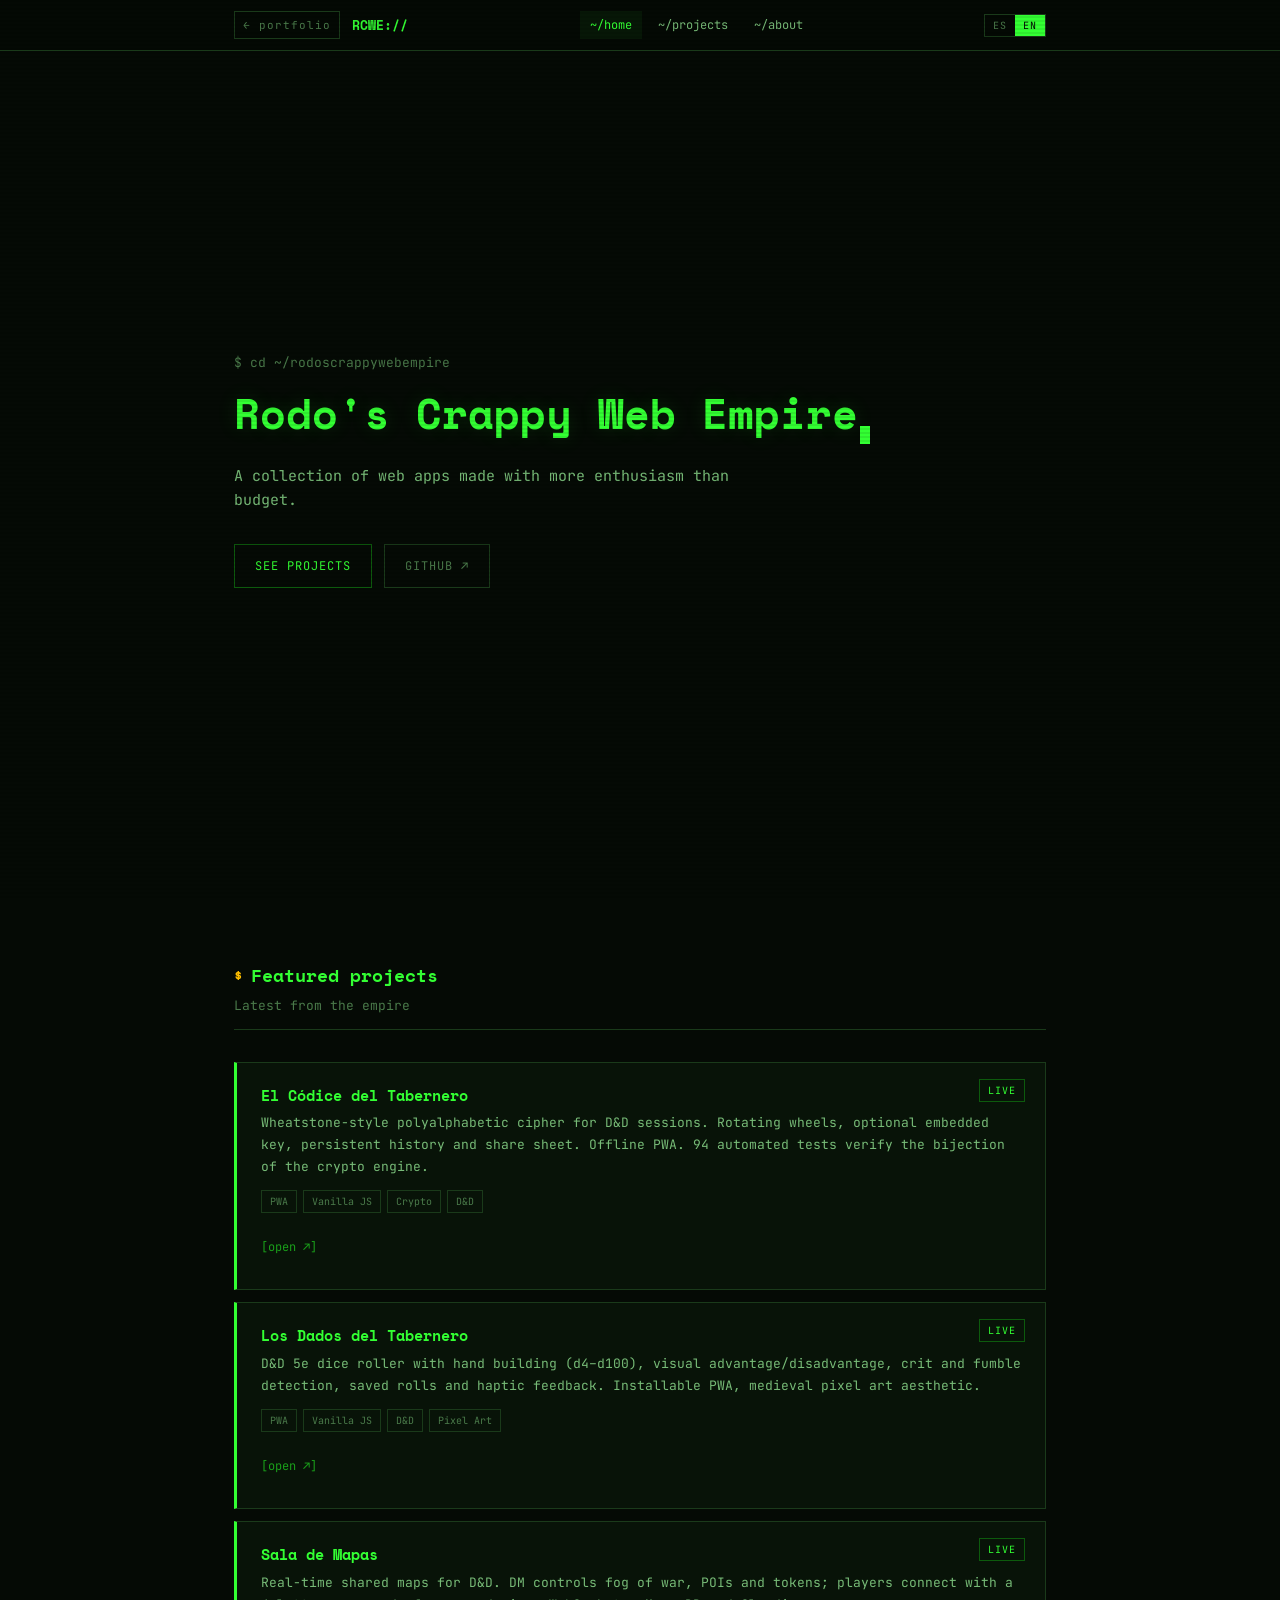
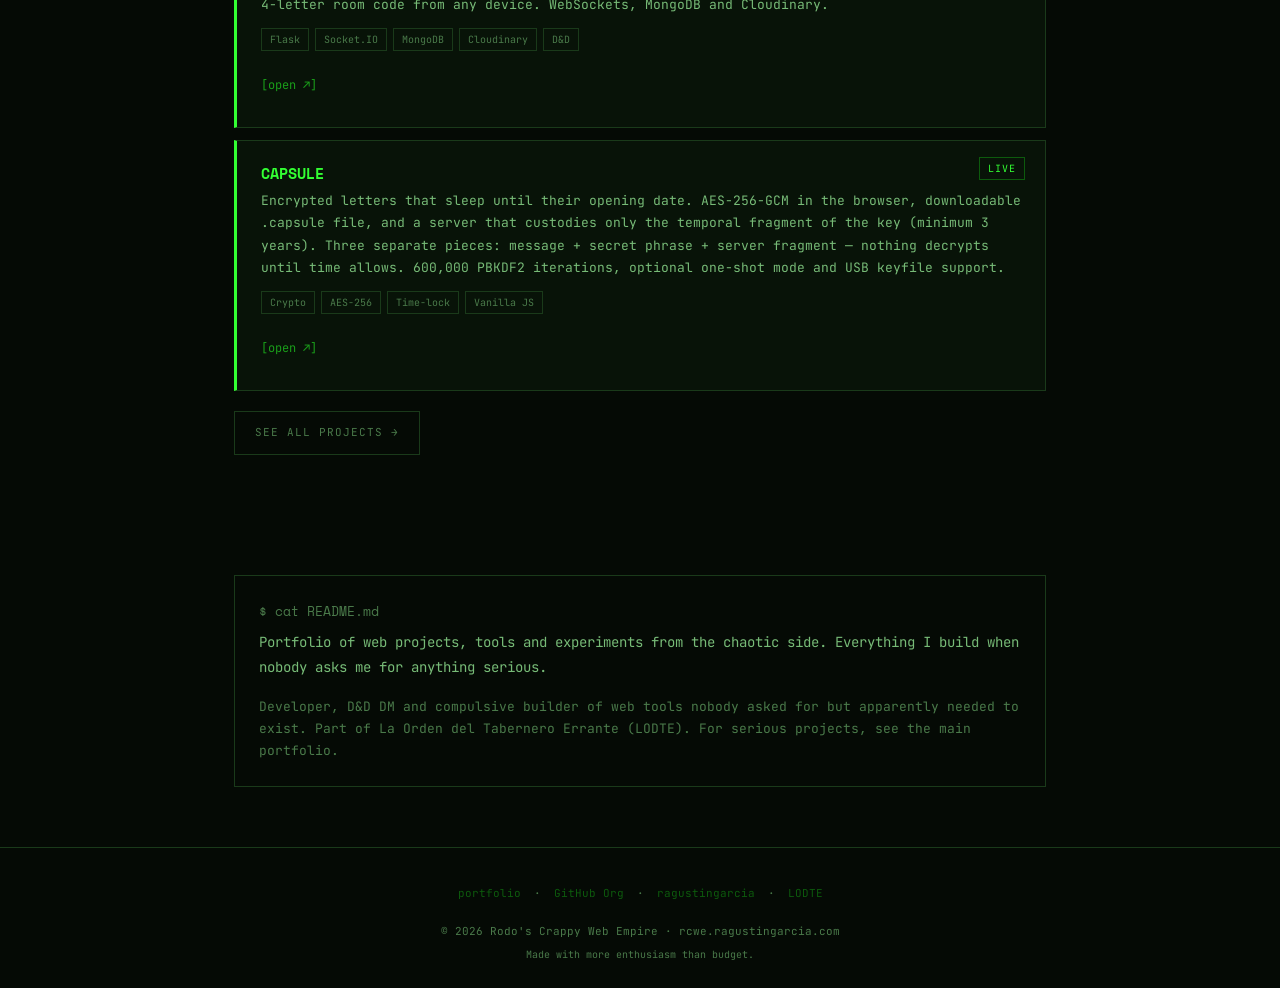
<file: index.html>
<!DOCTYPE html>
<html lang="es">
<head>
  <meta charset="UTF-8" />
  <!-- Built by Rodolfo Agustín García | https://ragustingarcia.com/ -->
  <meta name="viewport" content="width=device-width, initial-scale=1.0" />
  <meta name="theme-color" content="#050A05" />

  <title>Rodo's Crappy Web Empire</title>
  <meta name="description" content="Portfolio de proyectos web de Rodolfo García. Una colección de aplicaciones hechas con más entusiasmo que presupuesto." />

  <!-- Verificaciones de webmaster tools -->
  <meta name="google-site-verification" content="AC0HZKoB_3WuwxU7ZO6X2KuMQ6vrDm7f9unyKbo6TD0" />
  <meta name="msvalidate.01" content="3EC552FF69212B6BC3ED353FF65CA82B" />
  <meta name="keywords" content="portfolio, web, desarrollo, proyectos, Rodolfo García, LODTE, D&D, herramientas, apps" />
  <meta name="author" content="Rodolfo Agustín García" />
  <meta name="robots" content="index, follow" />
  <link rel="canonical" href="https://rcwe.ragustingarcia.com/" />

  <!-- Open Graph (FIX: canonical real domain rcwe.ragustingarcia.com) -->
  <meta property="og:title" content="Rodo's Crappy Web Empire" />
  <meta property="og:description" content="Una colección de aplicaciones web hechas con más entusiasmo que presupuesto." />
  <meta property="og:type" content="website" />
  <meta property="og:url" content="https://rcwe.ragustingarcia.com/" />
  <meta property="og:image" content="https://rcwe.ragustingarcia.com/assets/og-image.png" />
  <meta property="og:image:type" content="image/png" />
  <meta property="og:image:width" content="1200" />
  <meta property="og:image:height" content="630" />
  <meta property="og:image:alt" content="Rodo's Crappy Web Empire" />
  <meta property="og:locale" content="es_AR" />
  <meta property="og:locale:alternate" content="en_US" />
  <meta property="og:site_name" content="Rodo's Crappy Web Empire" />

  <meta name="twitter:card" content="summary_large_image" />
  <meta name="twitter:title" content="Rodo's Crappy Web Empire" />
  <meta name="twitter:description" content="Una colección de aplicaciones web hechas con más entusiasmo que presupuesto." />
  <meta name="twitter:image" content="https://rcwe.ragustingarcia.com/assets/og-image.png" />
  <meta name="twitter:image:alt" content="Rodo's Crappy Web Empire" />

  <link rel="preconnect" href="https://fonts.googleapis.com" />
  <link rel="preconnect" href="https://fonts.gstatic.com" crossorigin />
  <link rel="preload" as="style" href="https://fonts.googleapis.com/css2?family=JetBrains+Mono:ital,wght@0,300;0,400;0,600;0,700;1,400&family=Space+Mono:wght@400;700&display=swap" />
  <link rel="stylesheet" href="https://fonts.googleapis.com/css2?family=JetBrains+Mono:ital,wght@0,300;0,400;0,600;0,700;1,400&family=Space+Mono:wght@400;700&display=swap" media="print" onload="this.media='all'" />
  <noscript>
    <link rel="stylesheet" href="https://fonts.googleapis.com/css2?family=JetBrains+Mono:ital,wght@0,300;0,400;0,600;0,700;1,400&family=Space+Mono:wght@400;700&display=swap" />
  </noscript>

  <!-- Favicon -->
  <link rel="icon" type="image/x-icon" href="/assets/favicon/favicon.ico" />
  <link rel="icon" type="image/png" sizes="32x32" href="/assets/favicon/favicon-32.png" />
  <link rel="icon" type="image/png" sizes="16x16" href="/assets/favicon/favicon-16.png" />
  <link rel="apple-touch-icon" sizes="180x180" href="/assets/favicon/apple-touch-icon.png" />
  <link rel="manifest" href="/site.webmanifest" />

  <script type="application/ld+json">
  {
    "@context": "https://schema.org",
    "@graph": [
      {
        "@type": "WebSite",
        "@id": "https://rcwe.ragustingarcia.com/#website",
        "url": "https://rcwe.ragustingarcia.com/",
        "name": "Rodo's Crappy Web Empire",
        "alternateName": "RCWE",
        "description": "A collection of experimental web tools, primarily built around the LODTE (La Orden del Tabernero Errante) D&D campaign ecosystem.",
        "inLanguage": ["es-AR", "en-US"],
        "isPartOf": {
          "@type": "WebSite",
          "url": "https://ragustingarcia.com/",
          "name": "Rodolfo Agustín García"
        },
        "author": { "@id": "https://ragustingarcia.com/#person" },
        "publisher": { "@id": "https://ragustingarcia.com/#person" }
      },
      {
        "@type": "Person",
        "@id": "https://ragustingarcia.com/#person",
        "name": "Rodolfo Agustín García",
        "url": "https://ragustingarcia.com/"
      },
      {
        "@type": "ItemList",
        "@id": "https://rcwe.ragustingarcia.com/#projects",
        "name": "Side projects in Rodo's Crappy Web Empire",
        "itemListOrder": "https://schema.org/ItemListUnordered",
        "numberOfItems": 7,
        "itemListElement": [
          { "@type": "ListItem", "position": 1, "item": { "@id": "https://rcwe.ragustingarcia.com/#project-codice" } },
          { "@type": "ListItem", "position": 2, "item": { "@id": "https://rcwe.ragustingarcia.com/#project-dados" } },
          { "@type": "ListItem", "position": 3, "item": { "@id": "https://rcwe.ragustingarcia.com/#project-mapas" } },
          { "@type": "ListItem", "position": 4, "item": { "@id": "https://rcwe.ragustingarcia.com/#project-capsule" } },
          { "@type": "ListItem", "position": 5, "item": { "@id": "https://rcwe.ragustingarcia.com/#project-tabernero" } },
          { "@type": "ListItem", "position": 6, "item": { "@id": "https://rcwe.ragustingarcia.com/#project-caldero" } },
          { "@type": "ListItem", "position": 7, "item": { "@id": "https://rcwe.ragustingarcia.com/#project-escriba" } }
        ]
      },
      {
        "@type": "WebApplication",
        "@id": "https://rcwe.ragustingarcia.com/#project-codice",
        "name": "El Códice del Tabernero",
        "description": "Polyalphabetic cipher tool for D&D campaigns. Lets dungeon masters create encoded messages for their players to decipher in-game.",
        "url": "https://elcodicedeltabernero.netlify.app/",
        "applicationCategory": "GameApplication",
        "operatingSystem": "Web",
        "author": { "@id": "https://ragustingarcia.com/#person" }
      },
      {
        "@type": "WebApplication",
        "@id": "https://rcwe.ragustingarcia.com/#project-dados",
        "name": "Los Dados del Tabernero",
        "description": "D&D 5e dice roller. Supports standard dice notation with rolling history.",
        "url": "https://losdadosdeltabernero.netlify.app/",
        "applicationCategory": "GameApplication",
        "operatingSystem": "Web",
        "author": { "@id": "https://ragustingarcia.com/#person" }
      },
      {
        "@type": "WebApplication",
        "@id": "https://rcwe.ragustingarcia.com/#project-mapas",
        "name": "Sala de Mapas",
        "description": "Real-time shared map viewer for D&D sessions. Multiple players can connect and see the same map updated live by the dungeon master.",
        "url": "https://lodte-sala-de-mapas.onrender.com/",
        "applicationCategory": "GameApplication",
        "operatingSystem": "Web",
        "author": { "@id": "https://ragustingarcia.com/#person" },
        "programmingLanguage": ["Python", "JavaScript"]
      },
      {
        "@type": "WebApplication",
        "@id": "https://rcwe.ragustingarcia.com/#project-capsule",
        "name": "CAPSULE",
        "alternateName": "CAPSULE | Temporal Encrypted Capsules",
        "description": "Time-locked encrypted letters. AES-256-GCM in the browser, downloadable .capsule file, and a server that custodies only the temporal fragment of the key (minimum 3 years lock). Three separate pieces: message + secret phrase + server fragment — nothing decrypts until the chosen date arrives.",
        "url": "https://rcwe-capsule.netlify.app/",
        "applicationCategory": "SecurityApplication",
        "applicationSubCategory": "Cryptography",
        "operatingSystem": "Web",
        "author": { "@id": "https://ragustingarcia.com/#person" },
        "featureList": "AES-256-GCM encryption, 600000 PBKDF2 iterations, time-locked decryption, one-shot mode, USB keyfile support, QR code sharing",
        "programmingLanguage": "JavaScript"
      },
      {
        "@type": "SoftwareApplication",
        "@id": "https://rcwe.ragustingarcia.com/#project-tabernero",
        "name": "El Tabernero",
        "description": "Local D&D 5e campaign logger and tracker: characters, sessions and chronicles from a local web UI. FastAPI backend + vanilla frontend. Records session audio for El Caldero.",
        "applicationCategory": "GameApplication",
        "operatingSystem": "Local",
        "author": { "@id": "https://ragustingarcia.com/#person" },
        "programmingLanguage": ["Python", "JavaScript"]
      },
      {
        "@type": "SoftwareApplication",
        "@id": "https://rcwe.ragustingarcia.com/#project-caldero",
        "name": "El Caldero del Tabernero",
        "description": "Local AI module that turns D&D session audio (recorded by El Tabernero) into narrative: transcribes, diarizes (separates voices) and rewrites it as prose. Built for sessions up to ~4 hours via map-reduce.",
        "applicationCategory": "GameApplication",
        "operatingSystem": "Local",
        "author": { "@id": "https://ragustingarcia.com/#person" },
        "programmingLanguage": "Python"
      },
      {
        "@type": "WebApplication",
        "@id": "https://rcwe.ragustingarcia.com/#project-escriba",
        "name": "El Escriba",
        "description": "Instrument tuner with real-time pitch detection and an audio visualizer. It reads the microphone, computes the fundamental frequency and shows which note is being played and how far off it is. Runs entirely in the browser with the Web Audio API.",
        "applicationCategory": "MultimediaApplication",
        "operatingSystem": "Web",
        "author": { "@id": "https://ragustingarcia.com/#person" },
        "creator": { "@id": "https://ragustingarcia.com/#person" },
        "programmingLanguage": "JavaScript"
      }
    ]
  }
  </script>

  <link rel="stylesheet" href="/assets/css/styles.css?v=2026.09.16a" />

  <noscript>
    <style>body{background:#050A05;color:#CCFFCC;font-family:monospace;padding:40px;}</style>
  </noscript>
</head>
<body>

  <div id="app">
    <div style="min-height:100vh;display:flex;align-items:center;justify-content:center;background:#050A05;">
      <p style="font-family:monospace;font-size:13px;color:#1A9E1A;">$ loading rcwe...</p>
    </div>
  </div>

  <noscript>
    <article style="padding:60px 20px;max-width:760px;margin:0 auto;">

      <header style="text-align:center;margin-bottom:48px;">
        <h1 style="color:#33FF33;font-family:monospace;letter-spacing:2px;font-size:24px;">RODO'S CRAPPY WEB EMPIRE</h1>
        <p style="color:#77BB77;margin-top:8px;font-family:monospace;letter-spacing:2px;font-size:13px;">RCWE :: side projects lab</p>
        <p style="color:#CCFFCC;margin-top:24px;line-height:1.7;font-size:18px;">Una colección de aplicaciones web hechas con más entusiasmo que presupuesto.</p>
        <p style="color:#77BB77;margin-top:8px;font-style:italic;">A collection of web apps made with more enthusiasm than budget.</p>
      </header>

      <hr style="border:none;border-top:1px solid #1A3A1A;margin:32px 0;" />

      <section>
        <h2 style="color:#33FF33;font-family:monospace;letter-spacing:2px;">Sobre / About</h2>
        <p style="color:#CCFFCC;line-height:1.8;margin-top:16px;">
          RCWE es el lado experimental del portfolio de <a href="https://ragustingarcia.com/" style="color:#33FF33;">Rodolfo Agustín García</a>. Aquí viven proyectos lúdicos y experimentos. El foco actual son herramientas para el ecosistema de campañas D&amp;D <strong>LODTE — La Orden del Tabernero Errante</strong> (<a href="https://www.lodte.com.ar/" style="color:#33FF33;">lodte.com.ar</a>).
        </p>
        <p style="color:#77BB77;line-height:1.8;margin-top:16px;font-style:italic;">
          RCWE is the experimental side of Rodolfo Agustín García's portfolio. Side projects and experiments live here. Current focus: tooling for the LODTE D&amp;D campaign ecosystem.
        </p>
      </section>

      <hr style="border:none;border-top:1px solid #1A3A1A;margin:32px 0;" />

      <section>
        <h2 style="color:#33FF33;font-family:monospace;letter-spacing:2px;">Proyectos / Projects</h2>

        <article style="margin-top:20px;padding-bottom:16px;border-bottom:1px solid #1A3A1A;">
          <h3 style="color:#CCFFCC;margin-bottom:6px;">El Códice del Tabernero</h3>
          <p style="color:#77BB77;line-height:1.7;">Herramienta de cifrado polialfabético para campañas de D&amp;D. Permite a dungeon masters crear mensajes codificados para sus jugadores. <em>Polyalphabetic cipher tool for D&amp;D campaigns. Dungeon masters create encoded messages for their players to decipher in-game.</em></p>
          <p><a href="https://elcodicedeltabernero.netlify.app/" style="color:#33FF33;">elcodicedeltabernero.netlify.app →</a></p>
        </article>

        <article style="margin-top:20px;padding-bottom:16px;border-bottom:1px solid #1A3A1A;">
          <h3 style="color:#CCFFCC;margin-bottom:6px;">Los Dados del Tabernero</h3>
          <p style="color:#77BB77;line-height:1.7;">Lanzador de dados para D&amp;D 5e. Soporta notación estándar (1d20, 4d6kh3, etc.) con historial de tiradas. <em>D&amp;D 5e dice roller. Supports standard dice notation with rolling history.</em></p>
          <p><a href="https://losdadosdeltabernero.netlify.app/" style="color:#33FF33;">losdadosdeltabernero.netlify.app →</a></p>
        </article>

        <article style="margin-top:20px;padding-bottom:16px;border-bottom:1px solid #1A3A1A;">
          <h3 style="color:#CCFFCC;margin-bottom:6px;">Sala de Mapas</h3>
          <p style="color:#77BB77;line-height:1.7;">Visor de mapas compartidos en tiempo real para sesiones de D&amp;D. Múltiples jugadores conectados ven el mismo mapa actualizado en vivo por el dungeon master. Stack: Flask + SocketIO + MongoDB. <em>Real-time shared map viewer for D&amp;D sessions. Stack: Flask + SocketIO + MongoDB.</em></p>
          <p><a href="https://lodte-sala-de-mapas.onrender.com/" style="color:#33FF33;">lodte-sala-de-mapas.onrender.com →</a></p>
        </article>

        <article style="margin-top:20px;padding-bottom:16px;border-bottom:1px solid #1A3A1A;">
          <h3 style="color:#CCFFCC;margin-bottom:6px;">CAPSULE</h3>
          <p style="color:#77BB77;line-height:1.7;">Cartas cifradas con bloqueo temporal. AES-256-GCM en el navegador, archivo .capsule descargable, y un servidor que custodia solo el fragmento temporal de la clave (mínimo 3 años). Nada se descifra hasta que llega la fecha elegida. <em>Time-locked encrypted letters. AES-256-GCM in the browser, downloadable .capsule file, and a server that custodies only the temporal fragment of the key. Nothing decrypts until the chosen date arrives.</em></p>
          <p><a href="https://rcwe-capsule.netlify.app/" style="color:#33FF33;">rcwe-capsule.netlify.app →</a></p>
        </article>

        <article style="margin-top:20px;padding-bottom:16px;border-bottom:1px solid #1A3A1A;">
          <h3 style="color:#CCFFCC;margin-bottom:6px;">El Tabernero <span style="color:#77BB77;font-weight:normal;font-size:13px;">— local</span></h3>
          <p style="color:#77BB77;line-height:1.7;">Registrador y seguimiento de campañas de D&amp;D 5e: personajes, sesiones y crónicas desde una UI local. Backend FastAPI + frontend vanilla. Graba el audio de la sesión para El Caldero. Corre en tu máquina. <em>Local D&amp;D 5e campaign logger and tracker. FastAPI + vanilla frontend. Records session audio for El Caldero.</em></p>
        </article>

        <article style="margin-top:20px;">
          <h3 style="color:#CCFFCC;margin-bottom:6px;">El Caldero del Tabernero <span style="color:#77BB77;font-weight:normal;font-size:13px;">— local</span></h3>
          <p style="color:#77BB77;line-height:1.7;">Toma el audio de tus sesiones de D&amp;D (grabado por El Tabernero) y lo transmuta en relato: transcribe, diariza (separa voces) y reescribe en prosa con IA local. Pensado para sesiones de hasta ~4 horas (map-reduce). <em>Local AI: transcribes, diarizes and rewrites D&amp;D session audio into narrative prose.</em></p>
        </article>

        <article style="margin-top:20px;">
          <h3 style="color:#CCFFCC;margin-bottom:6px;">El Escriba</h3>
          <p style="color:#77BB77;line-height:1.7;">Afinador de instrumentos con detección de pitch en tiempo real y visualizador de audio. Toma el micrófono, calcula la frecuencia fundamental y muestra qué nota estás tocando y cuánto te desviás. Corre entero en el navegador con la Web Audio API. <em>Instrument tuner with real-time pitch detection and an audio visualizer, running entirely in the browser.</em></p>
        </article>
      </section>

      <hr style="border:none;border-top:1px solid #1A3A1A;margin:32px 0;" />

      <section>
        <h2 style="color:#33FF33;font-family:monospace;letter-spacing:2px;">También / Also</h2>
        <p style="color:#CCFFCC;line-height:1.7;margin-top:16px;">
          Parte de <a href="https://www.lodte.com.ar/" style="color:#33FF33;">La Orden del Tabernero Errante (LODTE)</a> — campañas y crónicas de D&amp;D. <em>Part of the LODTE D&amp;D ecosystem.</em>
        </p>
      </section>

      <hr style="border:none;border-top:1px solid #1A3A1A;margin:32px 0;" />

      <section>
        <h2 style="color:#33FF33;font-family:monospace;letter-spacing:2px;">Links</h2>
        <p style="color:#77BB77;margin-top:16px;">
          <a href="https://ragustingarcia.com/" style="color:#33FF33;">← portfolio principal / main portfolio</a> ·
          <a href="https://github.com/RodosCrappyWebEmpire" style="color:#33FF33;">GitHub</a>
        </p>
      </section>

    </article>
  </noscript>

  <script src="/content/site-data.js?v=2026.09.16a"></script>
  <script src="/assets/js/app.js?v=2026.09.16a"></script>

</body>
</html>
</file>
<file: assets/css/styles.css>
/* ============================================================
 *  Rodo's Crappy Web Empire — Styles
 *  Aesthetic: Retro Terminal / Hacker Ironic
 *  Palette: Phosphor green, amber accents, deep black
 *  Notes:
 *    - Adds back-link to main portfolio
 *    - Adds lang toggle (ES/EN)
 * ============================================================ */

@import url('https://fonts.googleapis.com/css2?family=JetBrains+Mono:ital,wght@0,300;0,400;0,600;0,700;1,400&family=Space+Mono:wght@400;700&display=swap');

*, *::before, *::after { box-sizing: border-box; margin: 0; padding: 0; }

:root {
  --green: #33FF33;
  --green-dim: #1A9E1A;
  --green-faint: #0D5A0D;
  --green-ghost: #0A3A0A;
  --amber: #FFBF00;
  --amber-dim: #B38600;
  --red: #FF4444;
  --text: #CCFFCC;
  --text-dim: #77BB77;
  --text-faint: #4A7A4A;
  --bg: #050A05;
  --bg-panel: rgba(10, 20, 10, 0.85);
  --bg-card: rgba(10, 25, 10, 0.6);
  --bg-hover: rgba(51, 255, 51, 0.06);
  --border: #1A3A1A;
  --font-mono: 'JetBrains Mono', 'Courier New', monospace;
  --font-display: 'Space Mono', monospace;
}

html { scroll-behavior: smooth; }

body {
  background: var(--bg);
  color: var(--text);
  font-family: var(--font-mono);
  font-size: 14px;
  line-height: 1.7;
  min-height: 100vh;
  overflow-x: hidden;
}

/* Scanlines */
body::after {
  content: "";
  position: fixed; top: 0; left: 0; right: 0; bottom: 0;
  background: repeating-linear-gradient(
    0deg,
    transparent,
    transparent 2px,
    rgba(0,0,0,0.08) 2px,
    rgba(0,0,0,0.08) 4px
  );
  pointer-events: none; z-index: 9998;
}

::selection { background: rgba(51,255,51,0.3); color: #fff; }
::-webkit-scrollbar { width: 6px; }
::-webkit-scrollbar-track { background: var(--bg); }
::-webkit-scrollbar-thumb { background: var(--green-faint); }
::-webkit-scrollbar-thumb:hover { background: var(--green-dim); }

a { color: var(--green); text-decoration: none; transition: color 0.15s; }
a:hover { color: var(--amber); text-decoration: underline; }

/* ── Layout ── */
.container { max-width: 860px; margin: 0 auto; padding: 0 24px; }
.section { padding: 60px 0; }

/* ── Navbar ── */
.navbar {
  position: fixed; top: 0; left: 0; right: 0; z-index: 1000;
  background: rgba(5, 10, 5, 0.92);
  border-bottom: 1px solid var(--border);
  backdrop-filter: blur(6px);
}
.navbar-inner {
  max-width: 860px; margin: 0 auto; padding: 0 24px;
  display: flex; align-items: center; justify-content: space-between; height: 50px;
  gap: 14px;
}
.navbar-left  { display: flex; align-items: center; gap: 12px; }
.navbar-right { display: flex; align-items: center; gap: 14px; }

.navbar-back {
  font-family: var(--font-mono); font-size: 11px; color: var(--text-faint);
  text-decoration: none; letter-spacing: 1px;
  padding: 4px 8px; border: 1px solid var(--border);
  transition: all 0.15s;
}
.navbar-back:hover { color: var(--amber); border-color: var(--amber-dim); text-decoration: none; }

.navbar-brand {
  font-family: var(--font-display); font-size: 13px; font-weight: 700;
  color: var(--green); background: none; border: none; cursor: pointer;
  text-decoration: none;
}
.navbar-brand:hover { color: var(--amber); text-decoration: none; }

.navbar-links { display: flex; gap: 6px; }
.navbar-link {
  color: var(--text-dim); background: none; border: none; cursor: pointer;
  font-family: var(--font-mono); font-size: 12px; padding: 4px 10px;
  transition: all 0.15s; text-decoration: none;
}
.navbar-link:hover, .navbar-link.active { color: var(--green); background: var(--bg-hover); text-decoration: none; }

/* ── Lang toggle ── */
.lang-toggle {
  display: inline-flex; align-items: center;
  font-family: var(--font-mono); font-size: 10px; letter-spacing: 1px;
  border: 1px solid var(--border);
}
.lang-toggle button {
  background: none; border: none; color: var(--text-faint);
  font-family: inherit; font-size: inherit; letter-spacing: inherit;
  padding: 4px 8px; cursor: pointer; transition: all 0.15s;
}
.lang-toggle button:hover { color: var(--text-dim); }
.lang-toggle button.active { color: var(--bg); background: var(--green); }

.navbar-mobile-btn {
  display: none; background: none; border: 1px solid var(--border);
  color: var(--green); font-family: var(--font-mono); font-size: 14px;
  padding: 4px 8px; cursor: pointer;
}
.navbar-mobile-menu {
  display: none; background: rgba(5,10,5,0.97);
  border-top: 1px solid var(--border); padding: 8px 24px;
}
.navbar-mobile-menu.open { display: block; }
.navbar-mobile-link {
  display: block; width: 100%; text-align: left; background: none;
  border: none; color: var(--text-dim); font-family: var(--font-mono);
  font-size: 12px; padding: 8px 0; cursor: pointer; text-decoration: none;
}
.navbar-mobile-link:hover, .navbar-mobile-link.active { color: var(--green); text-decoration: none; }

/* ── Hero ── */
.hero {
  min-height: 100vh; display: flex; flex-direction: column;
  align-items: flex-start; justify-content: center;
  padding: 100px 24px 60px; max-width: 860px; margin: 0 auto;
}
.hero-prefix {
  font-family: var(--font-mono); font-size: 13px; color: var(--text-faint);
  margin-bottom: 12px;
}
.hero h1 {
  font-family: var(--font-display); font-size: clamp(24px, 5vw, 42px);
  color: var(--green); line-height: 1.3; margin-bottom: 4px;
  text-shadow: 0 0 20px rgba(51,255,51,0.15);
}
.hero-tagline {
  font-size: 15px; color: var(--text-dim); line-height: 1.6;
  max-width: 560px; margin: 16px 0 32px;
}
.hero-cursor {
  display: inline-block; width: 10px; height: 18px; background: var(--green);
  animation: blink 1s step-end infinite; vertical-align: text-bottom; margin-left: 2px;
}

@keyframes blink { 0%,100% { opacity: 1; } 50% { opacity: 0; } }
@keyframes fadeIn { from { opacity: 0; transform: translateY(12px); } to { opacity: 1; transform: translateY(0); } }

/* ── Section Header ── */
.section-header {
  margin-bottom: 32px; padding-bottom: 12px;
  border-bottom: 1px solid var(--border);
}
.section-header h2 {
  font-family: var(--font-display); font-size: 18px; color: var(--green);
  display: flex; align-items: center; gap: 8px;
}
.section-header .prompt { color: var(--amber); font-size: 14px; }
.section-header .subtitle {
  font-size: 13px; color: var(--text-faint); margin-top: 4px;
}

/* ── Project Card ── */
.project-card {
  background: var(--bg-card); border: 1px solid var(--border);
  padding: 20px 24px; margin-bottom: 12px;
  transition: all 0.2s; position: relative;
}
.project-card:hover { border-color: var(--green-faint); background: var(--bg-hover); }
.project-card.featured { border-left: 3px solid var(--green); }
.project-name {
  font-family: var(--font-display); font-size: 15px; font-weight: 700;
  color: var(--green); margin-bottom: 4px;
}
.project-desc {
  font-size: 13px; color: var(--text-dim); line-height: 1.7; margin-bottom: 12px;
}
.project-tags { display: flex; flex-wrap: wrap; gap: 6px; margin-bottom: 12px; }
.tag {
  font-size: 10px; padding: 2px 8px; border: 1px solid var(--border);
  color: var(--text-faint); font-family: var(--font-mono);
}
.project-links { display: flex; gap: 12px; }
/* El link de la tarjeta medía 20 px de alto: es la acción principal del
   proyecto y en un teléfono se falla al tocarla. Como es flex item, el alto
   se gana con min-height y el texto queda centrado, sin tocar la tipografía
   ni el padding de la tarjeta. */
.project-link {
  font-size: 12px; color: var(--green-dim); font-family: var(--font-mono);
  display: inline-flex; align-items: center; min-height: 44px;
}
.project-link:hover { color: var(--amber); }
.status-badge {
  position: absolute; top: 16px; right: 20px;
  font-size: 10px; font-family: var(--font-mono); padding: 2px 8px;
  text-transform: uppercase; letter-spacing: 1px;
}
.status-live     { color: var(--green);      border: 1px solid var(--green-faint); }
.status-beta     { color: var(--amber);      border: 1px solid var(--amber-dim); }
.status-wip      { color: var(--text-faint); border: 1px solid var(--border); }
.status-archived { color: var(--text-faint); border: 1px dashed var(--border); }

/* ── About ── */
.about-bio {
  font-size: 14px; color: var(--text-dim); line-height: 1.8;
  max-width: 600px; margin-bottom: 24px;
}
.about-links { display: flex; flex-direction: column; gap: 6px; }
.about-link {
  font-size: 13px; color: var(--green-dim); font-family: var(--font-mono);
  display: flex; align-items: center; gap: 8px; min-height: 44px;
}
.about-link:hover { color: var(--amber); }
.about-link .arrow { color: var(--text-faint); }

/* ── Footer ── */
.footer {
  border-top: 1px solid var(--border);
  padding: 24px 0; text-align: center;
}
.footer p { font-size: 11px; color: var(--text-faint); line-height: 1.8; }
/* El pie usa 11 px, así que el link medía 14 px de alto. El padding lo lleva
   a 44, que es el mínimo razonable en un teléfono. Tiene que ser espacio real
   y no un área invisible superpuesta: 44 px encima de una línea de 20 px se
   meterían en la línea del copyright y un toque ahí abriría un link. */
.footer a { color: var(--green-faint); display: inline-block; padding: 12px 6px; }
.footer a:hover { color: var(--green); }

/* ── Buttons ── */
/* Los botones medían 38 px, y el de "ver todos" 37 porque baja la tipografía
   a 11 px. El min-height los fija en 44 sin importar el tamaño de fuente que
   les pongan encima; el flex centra el texto ahora que la caja es más alta. */
.btn {
  display: inline-flex; align-items: center; justify-content: center;
  min-height: 44px; padding: 8px 20px;
  font-family: var(--font-mono); font-size: 12px;
  border: 1px solid; cursor: pointer; text-decoration: none;
  transition: all 0.15s; text-transform: uppercase; letter-spacing: 1px;
}
.btn:hover { text-decoration: none; }
.btn-primary {
  background: transparent; color: var(--green); border-color: var(--green-faint);
}
.btn-primary:hover { background: var(--bg-hover); border-color: var(--green); color: var(--green); }
.btn-ghost {
  background: transparent; color: var(--text-faint); border-color: var(--border);
}
.btn-ghost:hover { color: var(--green); border-color: var(--green-faint); }

/* ── Page animation ── */
.page { display: none; }
.page.active { display: block; animation: fadeIn 0.25s ease-out; }

/* ── Utilities ── */
.hidden { display: none !important; }
.mb-1 { margin-bottom: 8px; }
.mb-2 { margin-bottom: 16px; }
.mb-3 { margin-bottom: 24px; }
.mt-3 { margin-top: 24px; }
.text-center { text-align: center; }
.text-faint { color: var(--text-faint); }
.text-green { color: var(--green); }

/* ── Responsive ── */
@media (max-width: 720px) {
  .navbar-links { display: none !important; }
  .navbar-mobile-btn { display: block !important; }
  .navbar-back { font-size: 10px; padding: 3px 6px; }
  .navbar-inner { gap: 8px; }
  /* Área tocable de 44 px en la barra. Solo acá: en escritorio hay mouse, y
     agrandarlos ahí engordaría la barra sin que nadie lo necesite. */
  .navbar-brand,
  .navbar-back,
  .navbar-mobile-link { display: inline-flex; align-items: center; min-height: 44px; }
  .lang-toggle button { min-height: 44px; padding: 4px 12px; }
  .navbar-mobile-btn { min-height: 44px; min-width: 44px; }
  .hero { padding-top: 80px; }
  .hero h1 { font-size: 24px; }
  .project-card { padding: 16px; }
}
@media (min-width: 721px) {
  .navbar-mobile-btn { display: none !important; }
  .navbar-mobile-menu { display: none !important; }
}
</file>
